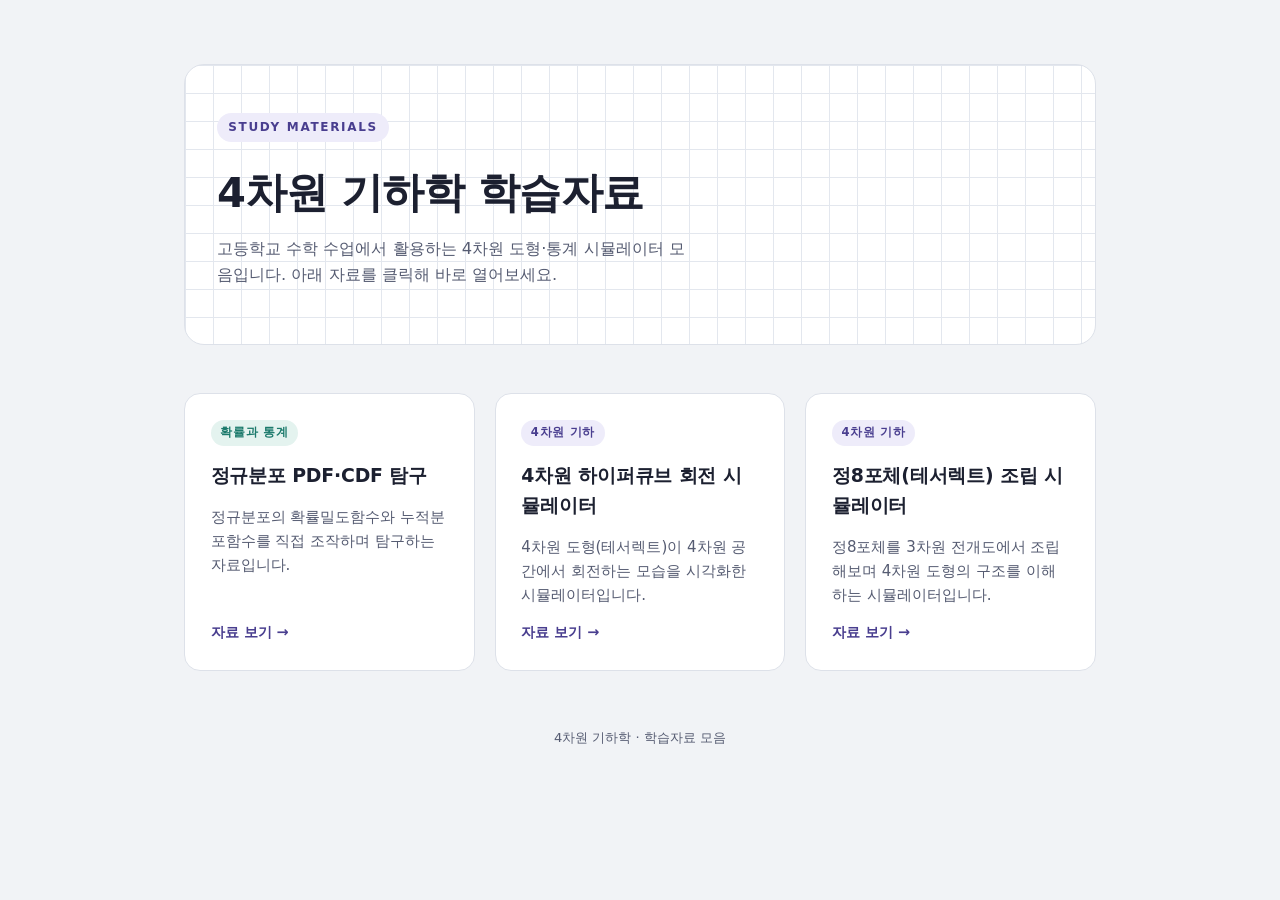
<file: index.html>
<!DOCTYPE html>
<html lang="ko">
<head>
<meta charset="UTF-8">
<meta name="viewport" content="width=device-width, initial-scale=1.0">
<title>4차원 기하학 학습자료</title>
<link rel="stylesheet" href="style.css">
</head>
<body>
  <div class="page">
    <header>
      <span class="eyebrow">Study Materials</span>
      <h1>4차원 기하학 학습자료</h1>
      <p>고등학교 수학 수업에서 활용하는 4차원 도형·통계 시뮬레이터 모음입니다. 아래 자료를 클릭해 바로 열어보세요.</p>
    </header>

    <div class="grid">
      <a class="card" href="normal-distribution.html">
        <span class="tag stat">확률과 통계</span>
        <h2>정규분포 PDF·CDF 탐구</h2>
        <p>정규분포의 확률밀도함수와 누적분포함수를 직접 조작하며 탐구하는 자료입니다.</p>
        <span class="go">자료 보기 →</span>
      </a>

      <a class="card" href="7월6일 하이퍼큐브_4차원_회전_시뮬레이터-챗지피티.html">
        <span class="tag geo">4차원 기하</span>
        <h2>4차원 하이퍼큐브 회전 시뮬레이터</h2>
        <p>4차원 도형(테서렉트)이 4차원 공간에서 회전하는 모습을 시각화한 시뮬레이터입니다.</p>
        <span class="go">자료 보기 →</span>
      </a>

      <a class="card" href="정8포체 조립 시뮬레이터4-제미나이.html">
        <span class="tag geo">4차원 기하</span>
        <h2>정8포체(테서렉트) 조립 시뮬레이터</h2>
        <p>정8포체를 3차원 전개도에서 조립해보며 4차원 도형의 구조를 이해하는 시뮬레이터입니다.</p>
        <span class="go">자료 보기 →</span>
      </a>
    </div>

    <footer>4차원 기하학 · 학습자료 모음</footer>
  </div>
</body>
</html>
</file>
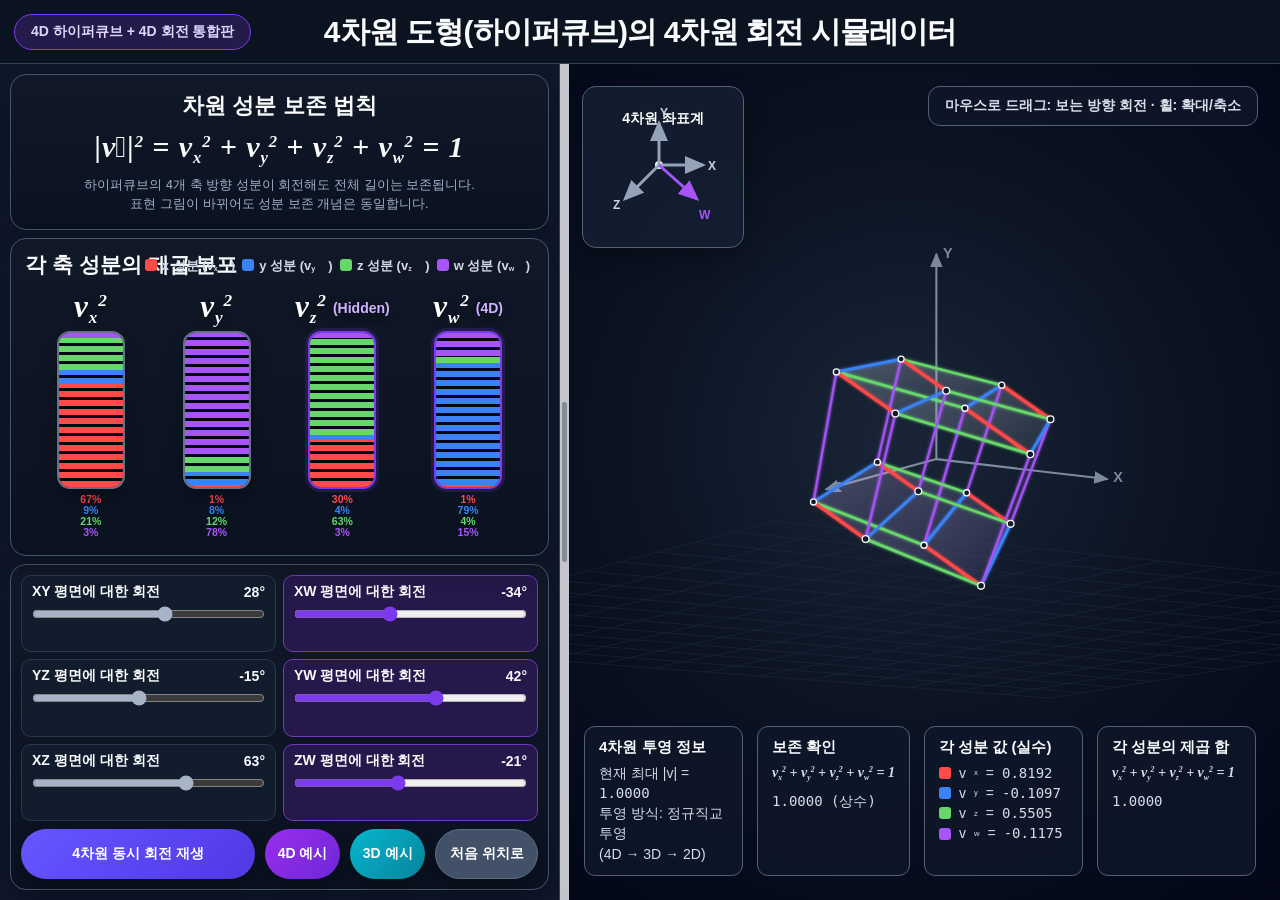
<file: 7월6일 하이퍼큐브_4차원_회전_시뮬레이터-챗지피티.html>
<!DOCTYPE html>
<html lang="ko">
<head>
<meta charset="UTF-8" />
<meta name="viewport" content="width=device-width, initial-scale=1.0" />
<title>4차원 도형(하이퍼큐브)의 4차원 회전 시뮬레이터</title>
<style>
:root{
  --bg:#0f172a; --deep:#020617; --panel:#111827; --line:#334155; --line2:#475569;
  --text:#f8fafc; --muted:#9fb0c8; --red:#ff4a4a; --blue:#3b82f6; --green:#67d76b; --purple:#a855f7; --purple2:#7c3aed; --cyan:#0ea5e9;
}
*{box-sizing:border-box}
html,body{margin:0;width:100%;height:100%;overflow:hidden;background:var(--bg);color:var(--text);font-family:Pretendard,"Noto Sans KR","Malgun Gothic",Arial,sans-serif}
body{display:flex;flex-direction:column}
header{height:64px;flex-shrink:0;background:#0b1220;border-bottom:1px solid var(--line);display:flex;align-items:center;justify-content:center;position:relative}
header h1{margin:0;font-size:30px;line-height:1;font-weight:900;letter-spacing:-0.03em}
.badge{position:absolute;left:14px;top:14px;padding:8px 16px;border-radius:999px;background:#241a4b;border:1px solid #7c3aed;color:#ded6ff;font-size:14px;font-weight:800}
main{flex:1;display:flex;min-height:0}
.left{width:41.5%;min-width:560px;max-width:820px;overflow:hidden;background:#0f172a;border-right:1px solid var(--line);padding:10px;display:flex;flex-direction:column;gap:8px}
.right{flex:1;position:relative;background:radial-gradient(circle at 48% 45%,#192537 0%,#0a1120 54%,#020617 100%);overflow:hidden}
.card{background:linear-gradient(180deg,rgba(17,24,39,.94),rgba(10,18,32,.94));border:1px solid var(--line2);border-radius:16px;box-shadow:0 10px 28px rgba(0,0,0,.22)}
.formulaCard{height:156px;padding:14px 18px;text-align:center;display:flex;flex-direction:column;justify-content:center}
.formulaTitle{font-size:22px;font-weight:900;margin-bottom:10px}
.math{font-family:Cambria,Georgia,"Times New Roman",serif;font-style:italic;font-weight:700}
.formula{font-size:30px;line-height:1.06;letter-spacing:.03em;white-space:nowrap}
.sub{font-size:.55em;vertical-align:-0.34em}.sup{font-size:.56em;vertical-align:.62em}
.formulaHint{font-size:13px;color:var(--muted);margin-top:10px;line-height:1.4}
.barsCard{height:318px;padding:12px 14px 10px;position:relative}
.sectionTitle{font-size:21px;font-weight:900;margin:0 0 6px}
.legend{position:absolute;right:18px;top:18px;color:#d2dae5;font-size:13px;font-weight:800}
.legend span{display:inline-block;width:12px;height:12px;border-radius:3px;margin-right:5px;vertical-align:-1px}
.bars{height:245px;display:grid;grid-template-columns:repeat(4,1fr);gap:18px;align-items:end;padding:0 12px}
.barGroup{height:100%;display:flex;flex-direction:column;align-items:center;justify-content:flex-end}
.barLabel{height:46px;display:flex;align-items:center;justify-content:center;gap:6px;color:white;text-shadow:0 2px 10px rgba(0,0,0,.55);white-space:nowrap;min-width:max-content}
.barSymbol{font-family:Cambria,Georgia,"Times New Roman",serif;font-style:italic;font-weight:700;font-size:31px;letter-spacing:.03em;line-height:1;display:inline-block;white-space:nowrap}
.smallTag{font-family:Pretendard,"Noto Sans KR","Malgun Gothic",Arial,sans-serif;font-style:normal;font-size:14px;font-weight:900;color:#d1b4ff;white-space:nowrap}
.barBox{height:158px;width:68px;border-radius:13px;background:#020617;border:2px solid #657284;overflow:hidden;position:relative;box-shadow:inset 0 0 0 1px rgba(255,255,255,.08),0 10px 18px rgba(0,0,0,.25)}
.barBox.hidden{border-color:#7c3aed;box-shadow:0 0 0 3px rgba(124,58,237,.18), inset 0 0 0 1px rgba(255,255,255,.08)}
.fillRed,.fillBlue,.fillGreen,.fillPurple{position:absolute;left:0;width:100%;transition:height .10s linear,bottom .10s linear}
.fillRed{background-image:repeating-linear-gradient(to top,var(--red) 0 6px,transparent 6px 9px)}
.fillBlue{background-image:repeating-linear-gradient(to top,var(--blue) 0 6px,transparent 6px 9px)}
.fillGreen{background-image:repeating-linear-gradient(to top,var(--green) 0 6px,transparent 6px 9px)}
.fillPurple{background-image:repeating-linear-gradient(to top,var(--purple) 0 6px,transparent 6px 9px)}
.valueQuad{height:42px;margin-top:5px;font-size:10.5px;font-weight:900;line-height:1.04;text-align:center}
.valueQuad .r{color:var(--red)} .valueQuad .b{color:var(--blue)} .valueQuad .g{color:var(--green)} .valueQuad .p{color:var(--purple)}
.controlsCard{flex:1;min-height:255px;padding:10px;display:flex;flex-direction:column;gap:8px}
.sliderGrid{display:grid;grid-template-columns:1fr 1fr;gap:7px;flex:1}
.sliderBox{min-height:58px;background:#111c2d;border:1px solid #28384e;border-radius:10px;padding:7px 10px}
.sliderBox.purple{background:#26184a;border-color:#713bbd}
.sliderHead{display:flex;justify-content:space-between;align-items:center;font-size:14px;font-weight:900;margin-bottom:6px}
input[type=range]{width:100%;margin:0;height:14px;accent-color:var(--purple2);cursor:pointer}
.sliderBox:not(.purple) input[type=range]{accent-color:#a7b4c8}
.buttons{height:50px;display:flex;gap:10px}
button{border:0;border-radius:999px;color:white;font-weight:900;font-size:14px;cursor:pointer;box-shadow:0 7px 18px rgba(0,0,0,.28);transition:transform .08s,filter .08s}
button:active{transform:scale(.97)}
.play{flex:1.55;background:linear-gradient(135deg,#6557ff,#5138e5)}
.ex4{flex:.44;background:linear-gradient(135deg,#9a2ee9,#6d28d9)}
.ex3{flex:.44;background:linear-gradient(135deg,#05b7cf,#07849c)}
.reset{flex:.62;background:#425167;border:1px solid #5b6c82}
#stage{position:absolute;inset:0;width:100%;height:100%}
.coordWidget{position:absolute;left:22px;top:22px;width:162px;height:162px;border-radius:14px;background:rgba(21,32,50,.82);border:1px solid #526177;box-shadow:0 10px 24px rgba(0,0,0,.28);display:flex;align-items:center;justify-content:center;z-index:3;backdrop-filter:blur(8px)}
.mouseNote{position:absolute;right:22px;top:22px;z-index:3;background:rgba(15,23,42,.82);border:1px solid #526177;border-radius:12px;padding:10px 16px;color:#d7dee8;font-size:14px;font-weight:800}
.infoGrid{position:absolute;left:24px;right:24px;bottom:24px;display:grid;grid-template-columns:1.08fr 1fr 1.08fr 1.08fr;gap:14px;z-index:3}
.infoBox{background:rgba(15,23,42,.84);border:1px solid #526177;border-radius:11px;padding:11px 14px;min-height:92px;backdrop-filter:blur(8px)}
.infoBox h3{margin:0 0 6px;font-size:15px;color:#f8fafc}
.infoBox div{font-size:14px;color:#d6dde8;line-height:1.45}
.infoFormula{font-family:Cambria,Georgia,"Times New Roman",serif;font-style:italic;font-size:21px;font-weight:700;color:#f8fafc;white-space:nowrap}
.mono{font-family:ui-monospace, SFMono-Regular, Menlo, Consolas, monospace}
.compLine{display:flex;align-items:center;gap:8px;font-size:14px;line-height:1.45}
.dot{display:inline-block;width:12px;height:12px;border-radius:3px;flex:0 0 auto}
.divider{position:absolute;left:0;top:0;bottom:0;width:9px;background:#e5e7eb;opacity:.85;z-index:4;box-shadow:0 0 0 1px rgba(0,0,0,.1)}
.divider:after{content:"";position:absolute;left:2px;top:50%;width:5px;height:160px;transform:translateY(-50%);border-radius:8px;background:#9ca3af}
@media(max-width:1260px){
  html,body{overflow:auto}
  main{flex-direction:column}
  .left{width:100%;min-width:0;max-width:none}
  .right{height:820px;flex:none}
  .divider{display:none}
}
</style>
</head>
<body>
<header>
  <div class="badge">4D 하이퍼큐브 + 4D 회전 통합판</div>
  <h1>4차원 도형(하이퍼큐브)의 4차원 회전 시뮬레이터</h1>
</header>

<main>
  <section class="left">
    <div class="card formulaCard">
      <div class="formulaTitle">차원 성분 보존 법칙</div>
      <div class="formula math">
        |v⃗|<span class="sup">2</span> = v<span class="sub">x</span><span class="sup">2</span> + v<span class="sub">y</span><span class="sup">2</span> + v<span class="sub">z</span><span class="sup">2</span> + v<span class="sub">w</span><span class="sup">2</span> = 1
      </div>
      <div class="formulaHint">하이퍼큐브의 4개 축 방향 성분이 회전해도 전체 길이는 보존됩니다.<br>표현 그림이 바뀌어도 성분 보존 개념은 동일합니다.</div>
    </div>

    <div class="card barsCard">
      <h2 class="sectionTitle">각 축 성분의 제곱 분포</h2>
      <div class="legend">
        <span style="background:var(--red)"></span>x 성분 (v<span class="sub">x</span>)&nbsp;
        <span style="background:var(--blue)"></span>y 성분 (v<span class="sub">y</span>)&nbsp;
        <span style="background:var(--green)"></span>z 성분 (v<span class="sub">z</span>)&nbsp;
        <span style="background:var(--purple)"></span>w 성분 (v<span class="sub">w</span>)
      </div>
      <div class="bars">
        <div class="barGroup">
          <div class="barLabel"><span class="barSymbol">v<span class="sub">x</span><span class="sup">2</span></span></div>
          <div class="barBox"><div id="xR" class="fillRed"></div><div id="xB" class="fillBlue"></div><div id="xG" class="fillGreen"></div><div id="xP" class="fillPurple"></div></div>
          <div class="valueQuad"><div id="xRT" class="r">0%</div><div id="xBT" class="b">0%</div><div id="xGT" class="g">0%</div><div id="xPT" class="p">0%</div></div>
        </div>
        <div class="barGroup">
          <div class="barLabel"><span class="barSymbol">v<span class="sub">y</span><span class="sup">2</span></span></div>
          <div class="barBox"><div id="yR" class="fillRed"></div><div id="yB" class="fillBlue"></div><div id="yG" class="fillGreen"></div><div id="yP" class="fillPurple"></div></div>
          <div class="valueQuad"><div id="yRT" class="r">0%</div><div id="yBT" class="b">0%</div><div id="yGT" class="g">0%</div><div id="yPT" class="p">0%</div></div>
        </div>
        <div class="barGroup">
          <div class="barLabel"><span class="barSymbol">v<span class="sub">z</span><span class="sup">2</span></span><span class="smallTag">(Hidden)</span></div>
          <div class="barBox hidden"><div id="zR" class="fillRed"></div><div id="zB" class="fillBlue"></div><div id="zG" class="fillGreen"></div><div id="zP" class="fillPurple"></div></div>
          <div class="valueQuad"><div id="zRT" class="r">0%</div><div id="zBT" class="b">0%</div><div id="zGT" class="g">0%</div><div id="zPT" class="p">0%</div></div>
        </div>
        <div class="barGroup">
          <div class="barLabel"><span class="barSymbol">v<span class="sub">w</span><span class="sup">2</span></span><span class="smallTag">(4D)</span></div>
          <div class="barBox hidden"><div id="wR" class="fillRed"></div><div id="wB" class="fillBlue"></div><div id="wG" class="fillGreen"></div><div id="wP" class="fillPurple"></div></div>
          <div class="valueQuad"><div id="wRT" class="r">0%</div><div id="wBT" class="b">0%</div><div id="wGT" class="g">0%</div><div id="wPT" class="p">0%</div></div>
        </div>
      </div>
    </div>

    <div class="card controlsCard">
      <div class="sliderGrid">
        <div class="sliderBox">
          <div class="sliderHead"><span>XY 평면에 대한 회전</span><span id="xyVal">0°</span></div>
          <input id="xy" type="range" min="-180" max="180" step="0.1" value="28">
        </div>
        <div class="sliderBox purple">
          <div class="sliderHead"><span>XW 평면에 대한 회전</span><span id="xwVal">0°</span></div>
          <input id="xw" type="range" min="-180" max="180" step="0.1" value="-34">
        </div>
        <div class="sliderBox">
          <div class="sliderHead"><span>YZ 평면에 대한 회전</span><span id="yzVal">0°</span></div>
          <input id="yz" type="range" min="-180" max="180" step="0.1" value="-15">
        </div>
        <div class="sliderBox purple">
          <div class="sliderHead"><span>YW 평면에 대한 회전</span><span id="ywVal">0°</span></div>
          <input id="yw" type="range" min="-180" max="180" step="0.1" value="42">
        </div>
        <div class="sliderBox">
          <div class="sliderHead"><span>XZ 평면에 대한 회전</span><span id="xzVal">0°</span></div>
          <input id="xz" type="range" min="-180" max="180" step="0.1" value="63">
        </div>
        <div class="sliderBox purple">
          <div class="sliderHead"><span>ZW 평면에 대한 회전</span><span id="zwVal">0°</span></div>
          <input id="zw" type="range" min="-180" max="180" step="0.1" value="-21">
        </div>
      </div>
      <div class="buttons">
        <button id="play" class="play">4차원 동시 회전 재생</button>
        <button id="ex4" class="ex4">4D 예시</button>
        <button id="ex3" class="ex3">3D 예시</button>
        <button id="reset" class="reset">처음 위치로</button>
      </div>
    </div>
  </section>

  <section class="right">
    <div class="divider"></div>
    <div class="coordWidget card">
      <svg width="120" height="120" viewBox="0 0 120 120">
        <text x="60" y="16" fill="#ffffff" font-size="14" font-weight="900" text-anchor="middle">4차원 좌표계</text>
        <circle cx="56" cy="58" r="4" fill="#f8fafc"/>
        <line x1="56" y1="58" x2="56" y2="16" stroke="#94a3b8" stroke-width="3" marker-end="url(#axisArrowMini)"/>
        <line x1="56" y1="58" x2="100" y2="58" stroke="#94a3b8" stroke-width="3" marker-end="url(#axisArrowMini)"/>
        <line x1="56" y1="58" x2="22" y2="92" stroke="#94a3b8" stroke-width="3" marker-end="url(#axisArrowMini)"/>
        <line x1="56" y1="58" x2="94" y2="92" stroke="#a855f7" stroke-width="3" marker-end="url(#axisArrowMiniPurple)"/>
        <defs>
          <marker id="axisArrowMini" markerWidth="8" markerHeight="8" refX="6" refY="3" orient="auto"><path d="M0,0 L0,6 L7,3 z" fill="#94a3b8"/></marker>
          <marker id="axisArrowMiniPurple" markerWidth="8" markerHeight="8" refX="6" refY="3" orient="auto"><path d="M0,0 L0,6 L7,3 z" fill="#a855f7"/></marker>
        </defs>
        <text x="57" y="10" fill="#cbd5e1" font-size="12" font-weight="900">Y</text>
        <text x="105" y="63" fill="#cbd5e1" font-size="12" font-weight="900">X</text>
        <text x="10" y="102" fill="#cbd5e1" font-size="12" font-weight="900">Z</text>
        <text x="96" y="112" fill="#a855f7" font-size="12" font-weight="900">W</text>
      </svg>
    </div>
    <div class="mouseNote">마우스로 드래그: 보는 방향 회전 · 휠: 확대/축소</div>

    <svg id="stage" viewBox="0 0 1100 760" preserveAspectRatio="xMidYMid meet">
      <defs>
        <marker id="axisArrow" markerWidth="8" markerHeight="8" refX="6" refY="3" orient="auto"><path d="M0,0 L0,6 L7,3 z" fill="#94a3b8"/></marker>
        <filter id="glow" x="-60%" y="-60%" width="220%" height="220%">
          <feGaussianBlur stdDeviation="2.8" result="blur"/>
          <feMerge><feMergeNode in="blur"/><feMergeNode in="SourceGraphic"/></feMerge>
        </filter>
        <linearGradient id="faceGradOuter" x1="0" x2="1" y1="0" y2="1">
          <stop offset="0%" stop-color="#cbd5e1" stop-opacity=".18"/>
          <stop offset="100%" stop-color="#94a3b8" stop-opacity=".06"/>
        </linearGradient>
        <linearGradient id="faceGradInner" x1="0" x2="1" y1="0" y2="1">
          <stop offset="0%" stop-color="#e9d5ff" stop-opacity=".14"/>
          <stop offset="100%" stop-color="#a78bfa" stop-opacity=".05"/>
        </linearGradient>
      </defs>
      <g id="grid" stroke="#233044" stroke-width="1" opacity=".70"></g>
      <g id="axes" stroke-width="3.2" stroke-linecap="round" opacity=".82"></g>
      <g id="cubeFaces"></g>
      <g id="cubeEdges" filter="url(#glow)"></g>
      <g id="nodes"></g>
    </svg>

    <div class="infoGrid">
      <div class="infoBox">
        <h3>4차원 투영 정보</h3>
        <div>현재 최대 |v| = <span id="normText" class="mono">1.0000</span><br>투영 방식: 정규직교 투영<br>(4D → 3D → 2D)</div>
      </div>
      <div class="infoBox">
        <h3>보존 확인</h3>
        <div class="infoFormula">v<span class="sub">x</span><span class="sup">2</span> + v<span class="sub">y</span><span class="sup">2</span> + v<span class="sub">z</span><span class="sup">2</span> + v<span class="sub">w</span><span class="sup">2</span> = 1</div>
        <div id="normCheck" class="mono" style="margin-top:8px">1.0000 (상수)</div>
      </div>
      <div class="infoBox">
        <h3>각 성분 값 (실수)</h3>
        <div class="compLine"><span class="dot" style="background:var(--red)"></span>v<span class="sub">x</span> = <span id="vxText" class="mono"></span></div>
        <div class="compLine"><span class="dot" style="background:var(--blue)"></span>v<span class="sub">y</span> = <span id="vyText" class="mono"></span></div>
        <div class="compLine"><span class="dot" style="background:var(--green)"></span>v<span class="sub">z</span> = <span id="vzText" class="mono"></span></div>
        <div class="compLine"><span class="dot" style="background:var(--purple)"></span>v<span class="sub">w</span> = <span id="vwText" class="mono"></span></div>
      </div>
      <div class="infoBox">
        <h3>각 성분의 제곱 합</h3>
        <div class="infoFormula">v<span class="sub">x</span><span class="sup">2</span> + v<span class="sub">y</span><span class="sup">2</span> + v<span class="sub">z</span><span class="sup">2</span> + v<span class="sub">w</span><span class="sup">2</span> = 1</div>
        <div id="sumSquares" class="mono" style="margin-top:8px">1.0000</div>
      </div>
    </div>
  </section>
</main>

<script>
const $ = id => document.getElementById(id);
const sliders = {xy:$('xy'), yz:$('yz'), xz:$('xz'), xw:$('xw'), yw:$('yw'), zw:$('zw')};
const vals = {xy:$('xyVal'), yz:$('yzVal'), xz:$('xzVal'), xw:$('xwVal'), yw:$('ywVal'), zw:$('zwVal')};
let yaw=-0.58, pitch=0.18, zoom=1.0, playing=false, playElapsed=0, playStartTimestamp=null;
const initialState = {xy:0, yz:0, xz:0, xw:0, yw:0, zw:0};
const startState = {xy:28, yz:-15, xz:63, xw:-34, yw:42, zw:-21};

const baseVerts = [];
for(const sx of [-1,1]) for(const sy of [-1,1]) for(const sz of [-1,1]) for(const sw of [-1,1]) baseVerts.push([sx,sy,sz,sw]);
const edges = [];
for(let i=0;i<baseVerts.length;i++){
  for(let j=i+1;j<baseVerts.length;j++){
    let diff=0, dim=-1;
    for(let k=0;k<4;k++){ if(baseVerts[i][k]!==baseVerts[j][k]){ diff++; dim=k; } }
    if(diff===1) edges.push([i,j,dim]);
  }
}
function vid(x,y,z,w){ return baseVerts.findIndex(v=>v[0]===x && v[1]===y && v[2]===z && v[3]===w); }
const cubeFaces = [];
for(const w of [-1,1]){
  for(const x of [-1,1]) cubeFaces.push([vid(x,-1,-1,w), vid(x,1,-1,w), vid(x,1,1,w), vid(x,-1,1,w), w]);
  for(const y of [-1,1]) cubeFaces.push([vid(-1,y,-1,w), vid(1,y,-1,w), vid(1,y,1,w), vid(-1,y,1,w), w]);
  for(const z of [-1,1]) cubeFaces.push([vid(-1,-1,z,w), vid(1,-1,z,w), vid(1,1,z,w), vid(-1,1,z,w), w]);
}
function normalize(v){ const n=Math.hypot(...v)||1; return v.map(x=>x/n); }
function deg2rad(d){ return d*Math.PI/180; }
function rotatePair(v,i,j,deg){ const t=deg2rad(deg), c=Math.cos(t), s=Math.sin(t); const a=v[i], b=v[j]; v[i]=a*c-b*s; v[j]=a*s+b*c; return v; }
function transform4(v0){
  let v=v0.slice();
  rotatePair(v,2,3,+sliders.xy.value); // XY 평면에 대한 회전: z,w
  rotatePair(v,0,3,+sliders.yz.value); // YZ 평면에 대한 회전: x,w
  rotatePair(v,1,3,+sliders.xz.value); // XZ 평면에 대한 회전: y,w
  rotatePair(v,1,2,+sliders.xw.value); // XW 평면에 대한 회전: y,z
  rotatePair(v,0,2,+sliders.yw.value); // YW 평면에 대한 회전: x,z
  rotatePair(v,0,1,+sliders.zw.value); // ZW 평면에 대한 회전: x,y
  return v;
}
function view3(p){
  const [x,y,z]=p;
  const cy=Math.cos(yaw), sy=Math.sin(yaw);
  let x1 = x*cy + z*sy;
  let z1 = -x*sy + z*cy;
  const cp=Math.cos(pitch), sp=Math.sin(pitch);
  let y1 = y*cp - z1*sp;
  let z2 = y*sp + z1*cp;
  return [x1,y1,z2];
}
function project3(v){
  const [x,y,z,w]=v;
  const wScale = 1/(1+0.18*(w+1.2));
  const x2 = x*wScale, y2 = y*wScale, z2 = z*wScale;
  const [vx,vy,vz]=view3([x2,y2,z2]);
  const scale=122*zoom;
  const f = 9/(9+vz*0.20);
  return {x:575+vx*scale*f, y:345-vy*scale*f, z:vz, w:w, f};
}
function pstr(points){ return points.map(p=>`${p.x.toFixed(1)},${p.y.toFixed(1)}`).join(' '); }
function centroid(face, pts){ let x=0,y=0,z=0; for(let k=0;k<4;k++){x+=pts[face[k]].x; y+=pts[face[k]].y; z+=pts[face[k]].z;} return {x:x/4,y:y/4,z:z/4}; }
function drawGridAndAxes(){
  const grid=$('grid'); grid.innerHTML='';
  const size=7, yFloor=-2.55;
  for(let i=-size;i<=size;i++){
    let a=project3([i,yFloor,-size,0]), b=project3([i,yFloor,size,0]);
    let l=document.createElementNS("http://www.w3.org/2000/svg",'line');
    l.setAttribute('x1',a.x); l.setAttribute('y1',a.y); l.setAttribute('x2',b.x); l.setAttribute('y2',b.y); grid.appendChild(l);
    a=project3([-size,yFloor,i,0]); b=project3([size,yFloor,i,0]);
    l=document.createElementNS("http://www.w3.org/2000/svg",'line');
    l.setAttribute('x1',a.x); l.setAttribute('y1',a.y); l.setAttribute('x2',b.x); l.setAttribute('y2',b.y); grid.appendChild(l);
  }
  const axes=$('axes'); axes.innerHTML='';
  const origin=project3([0,0,0,0]);
  const axisData=[{p:[3.2,0,0,0], label:'X'},{p:[0,3.2,0,0], label:'Y'},{p:[0,0,3.2,0], label:'Z'}];
  for(const a of axisData){
    const q=project3(a.p);
    const line=document.createElementNS("http://www.w3.org/2000/svg",'line');
    line.setAttribute('x1',origin.x); line.setAttribute('y1',origin.y); line.setAttribute('x2',q.x); line.setAttribute('y2',q.y);
    line.setAttribute('stroke','#94a3b8'); line.setAttribute('marker-end','url(#axisArrow)'); axes.appendChild(line);
    const txt=document.createElementNS("http://www.w3.org/2000/svg",'text');
    txt.setAttribute('x',q.x+10); txt.setAttribute('y',q.y+5); txt.setAttribute('fill','#94a3b8'); txt.setAttribute('font-size','22'); txt.setAttribute('font-weight','900'); txt.textContent=a.label; axes.appendChild(txt);
  }
}
function edgeColor(dim){ return ['#ff4a4a','#3b82f6','#67d76b','#a855f7'][dim]; }
function updateBars(e1,e2,e3,e4){
  const basis=[e1,e2,e3,e4];
  const axes=['x','y','z','w'];
  for(let a=0;a<4;a++){
    const id=axes[a];
    const parts=basis.map(v=>Math.max(0,Math.min(100,v[a]*v[a]*100)));
    const divs=[$(id+'R'),$(id+'B'),$(id+'G'),$(id+'P')];
    const txts=[$(id+'RT'),$(id+'BT'),$(id+'GT'),$(id+'PT')];
    let bottom=0;
    for(let k=0;k<4;k++){
      divs[k].style.height=parts[k]+'%';
      divs[k].style.bottom=bottom+'%';
      txts[k].textContent=Math.round(parts[k])+'%';
      bottom += parts[k];
    }
  }
}
function update(){
  for(const k of Object.keys(sliders)) vals[k].textContent = Math.round(+sliders[k].value)+'°';
  drawGridAndAxes();
  const verts4=baseVerts.map(transform4);
  const pts=verts4.map(project3);
  const facesGroup=$('cubeFaces'); facesGroup.innerHTML='';
  const sortedFaces=cubeFaces.map((f,idx)=>({f,c:centroid(f,pts),w:f[4],idx})).sort((a,b)=>(a.c.z-b.c.z) || (a.idx-b.idx));
  for(const item of sortedFaces){
    const poly=document.createElementNS("http://www.w3.org/2000/svg",'polygon');
    poly.setAttribute('points', pstr(item.f.slice(0,4).map(i=>pts[i])));
    poly.setAttribute('fill', item.w<0 ? 'url(#faceGradOuter)' : 'url(#faceGradInner)');
    poly.setAttribute('stroke','rgba(255,255,255,.18)');
    poly.setAttribute('stroke-width','1.0');
    facesGroup.appendChild(poly);
  }
  const edgeGroup=$('cubeEdges'); edgeGroup.innerHTML='';
  const sortedEdges=edges.map(([i,j,dim],idx)=>({i,j,dim,z:(pts[i].z+pts[j].z)/2,w:(pts[i].w+pts[j].w)/2,idx})).sort((a,b)=>(a.z-b.z) || (a.idx-b.idx));
  for(const e of sortedEdges){
    const l=document.createElementNS("http://www.w3.org/2000/svg",'line');
    l.setAttribute('x1',pts[e.i].x); l.setAttribute('y1',pts[e.i].y); l.setAttribute('x2',pts[e.j].x); l.setAttribute('y2',pts[e.j].y);
    l.setAttribute('stroke',edgeColor(e.dim));
    let sw = e.dim===0?5.0:(e.dim===1?4.4:(e.dim===2?4.2:3.6));
    if(e.w>0.4) sw*=0.94;
    l.setAttribute('stroke-width', sw.toFixed(1));
    l.setAttribute('stroke-linecap','round');
    if(e.dim===3) l.setAttribute('stroke-opacity','.95');
    edgeGroup.appendChild(l);
  }
  const nodes=$('nodes'); nodes.innerHTML='';
  const nodeList=pts.map((p,i)=>({p,z:p.z,i})).sort((a,b)=>a.z-b.z);
  for(const n of nodeList){
    const c=document.createElementNS("http://www.w3.org/2000/svg",'circle');
    c.setAttribute('cx',n.p.x); c.setAttribute('cy',n.p.y); c.setAttribute('r',n.p.z>0?5.2:4.6);
    c.setAttribute('fill','#111827'); c.setAttribute('stroke','#f8fafc'); c.setAttribute('stroke-width','2');
    nodes.appendChild(c);
  }
  const e1=transform4([1,0,0,0]), e2=transform4([0,1,0,0]), e3=transform4([0,0,1,0]), e4=transform4([0,0,0,1]);
  updateBars(e1,e2,e3,e4);
  const v = normalize(e1);
  $('vxText').textContent = v[0].toFixed(4);
  $('vyText').textContent = v[1].toFixed(4);
  $('vzText').textContent = v[2].toFixed(4);
  $('vwText').textContent = v[3].toFixed(4);
  const sum = v.reduce((s,a)=>s+a*a,0);
  $('normText').textContent = Math.sqrt(sum).toFixed(4);
  $('normCheck').textContent = sum.toFixed(4) + ' (상수)';
  $('sumSquares').textContent = sum.toFixed(4);
}
function setValues(obj){ for(const k of Object.keys(sliders)) if(obj[k]!==undefined) sliders[k].value=obj[k]; update(); }
Object.values(sliders).forEach(s=>s.addEventListener('input',()=>{playing=false; playStartTimestamp=null; playElapsed=0; $('play').textContent='4차원 동시 회전 재생'; update();}));
$('reset').addEventListener('click',()=>{playing=false; playStartTimestamp=null; playElapsed=0; $('play').textContent='4차원 동시 회전 재생'; setValues(initialState);});
$('ex4').addEventListener('click',()=>{playing=false; playStartTimestamp=null; playElapsed=0; $('play').textContent='4차원 동시 회전 재생'; setValues(startState);});
$('ex3').addEventListener('click',()=>{playing=false; playStartTimestamp=null; playElapsed=0; $('play').textContent='4차원 동시 회전 재생'; setValues({xy:0,yz:0,xz:0,xw:35,yw:20,zw:28});});
$('play').addEventListener('click',()=>{
  if(playing){
    playing=false;
    $('play').textContent='4차원 동시 회전 재생';
    return;
  }
  playing=true;
  playStartTimestamp=null; // animate 첫 프레임에서 현재 시각을 기준으로 잡되, playElapsed는 유지합니다.
  $('play').textContent='일시정지';
  requestAnimationFrame(animate);
});
function animate(t){
  if(!playing) return;
  if(playStartTimestamp===null) playStartTimestamp=t;
  const currentElapsed = playElapsed + (t - playStartTimestamp);
  const s=currentElapsed/1000;
  setValues({
    xy:34*Math.sin(s*0.18),
    yz:22*Math.sin(s*0.13 + 1.20),
    xz:44*Math.sin(s*0.15 + 0.70),
    xw:30*Math.sin(s*0.16 + 2.10),
    yw:38*Math.sin(s*0.12 + 1.00),
    zw:20*Math.sin(s*0.14 + 0.40)
  });
  playElapsed = currentElapsed;        // 현재 화면의 재생 위치를 계속 저장합니다.
  playStartTimestamp = t;              // 다음 프레임에서는 직전 프레임 이후 시간만 더합니다.
  requestAnimationFrame(animate);
}
let dragging=false,lastX=0,lastY=0;
const right=document.querySelector('.right');
right.addEventListener('pointerdown',e=>{dragging=true; lastX=e.clientX; lastY=e.clientY; right.setPointerCapture(e.pointerId);});
right.addEventListener('pointermove',e=>{ if(!dragging) return; const dx=e.clientX-lastX, dy=e.clientY-lastY; lastX=e.clientX; lastY=e.clientY; yaw += dx*0.006; pitch += dy*0.006; pitch=Math.max(-1.12,Math.min(1.12,pitch)); update(); });
right.addEventListener('pointerup',()=>dragging=false);
right.addEventListener('pointercancel',()=>dragging=false);
right.addEventListener('wheel',e=>{ e.preventDefault(); zoom*=e.deltaY>0 ? 0.92 : 1.08; zoom=Math.max(0.58,Math.min(1.9,zoom)); update(); },{passive:false});
setValues(startState);
</script>
</body>
</html>
</file>
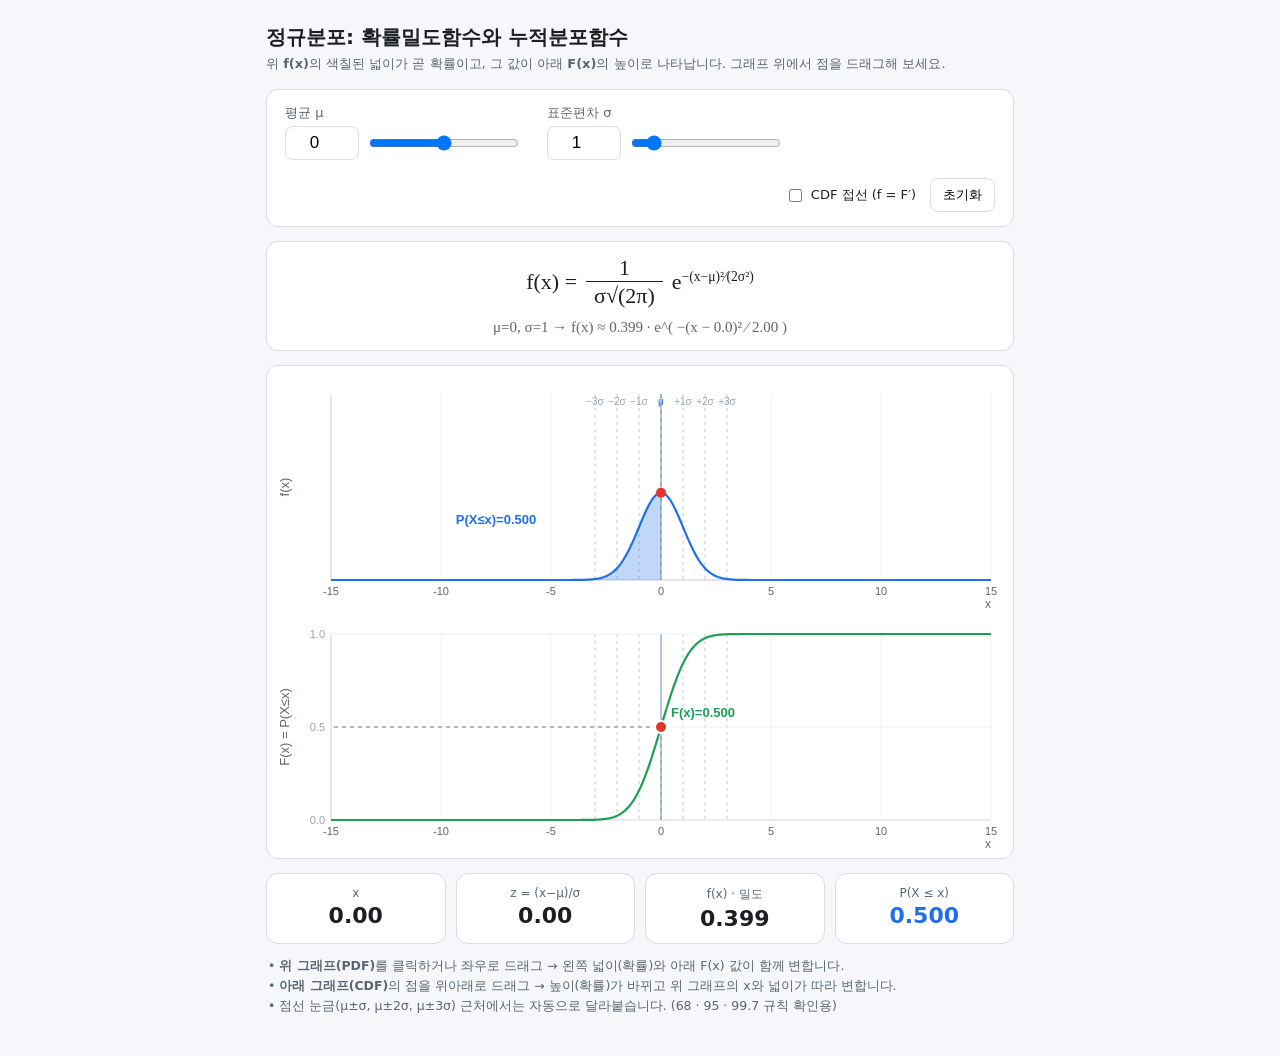
<file: normal-distribution.html>
<!DOCTYPE html>
<html lang="ko">
<head>
<meta charset="UTF-8">
<meta name="viewport" content="width=device-width, initial-scale=1.0">
<title>정규분포 PDF · CDF 탐구</title>
<style>
  :root{
    --pdf:#1f6feb; --pdf-fill:rgba(31,111,235,.28);
    --cdf:#1f9d55; --point:#e3342f; --guide:#9aa4ad;
    --ink:#1b1f24; --muted:#5b6670; --line:#d7dde3; --bg:#f5f7fa;
  }
  *{box-sizing:border-box;}
  body{
    margin:0; background:var(--bg); color:var(--ink);
    font-family:"Pretendard","Malgun Gothic","맑은 고딕",system-ui,sans-serif;
    -webkit-text-size-adjust:100%;
  }
  .wrap{max-width:780px; margin:0 auto; padding:18px 16px 40px;}
  h1{font-size:20px; margin:6px 0 4px;}
  .sub{color:var(--muted); font-size:13px; margin:0 0 16px;}
  .controls{
    display:flex; flex-wrap:wrap; gap:18px 26px; align-items:center;
    background:#fff; border:1px solid var(--line); border-radius:12px;
    padding:14px 18px; margin-bottom:14px;
  }
  .ctrl{display:flex; flex-direction:column; gap:4px;}
  .ctrl label{font-size:13px; color:var(--muted);}
  .ctrl .row{display:flex; align-items:center; gap:8px;}
  .ctrl input[type=number]{
    width:74px; font-size:17px; padding:6px 8px; text-align:center;
    border:1px solid var(--line); border-radius:8px;
  }
  .ctrl input[type=range]{width:150px;}
  .opts{margin-left:auto; display:flex; gap:14px; align-items:center;}
  .opts label{font-size:13px; display:flex; gap:6px; align-items:center; cursor:pointer;}
  button.reset{
    font-size:13px; padding:7px 12px; border:1px solid var(--line);
    background:#fff; border-radius:8px; cursor:pointer;
  }
  button.reset:hover{background:#eef1f5;}
  .formula{
    background:#fff; border:1px solid var(--line); border-radius:12px;
    padding:14px 18px; margin-bottom:14px; text-align:center;
    font-family:"Cambria Math","Times New Roman",serif;
  }
  .formula .main{
    font-size:22px; display:inline-flex; align-items:center; gap:9px;
    flex-wrap:wrap; justify-content:center;
  }
  .frac{display:inline-flex; flex-direction:column; text-align:center; vertical-align:middle; line-height:1.12;}
  .frac .num{border-bottom:1.5px solid var(--ink); padding:0 8px;}
  .frac .den{padding:2px 8px 0;}
  .formula sup{font-size:.62em;}
  .formula .vals{margin-top:11px; font-size:15px; color:var(--muted); font-variant-numeric:tabular-nums;}
  .charts{
    background:#fff; border:1px solid var(--line); border-radius:12px;
    padding:8px 6px 4px; margin-bottom:14px;
  }
  canvas{width:100%; display:block; touch-action:none; cursor:crosshair;}
  .read{
    display:grid; grid-template-columns:repeat(4,1fr); gap:10px;
  }
  .card{
    background:#fff; border:1px solid var(--line); border-radius:12px;
    padding:12px 14px; text-align:center;
  }
  .card .k{font-size:12px; color:var(--muted);}
  .card .v{font-size:22px; font-weight:700; margin-top:3px; font-variant-numeric:tabular-nums;}
  .card.prob .v{color:var(--pdf);}
  .hint{font-size:12.5px; color:var(--muted); margin:12px 2px 0; line-height:1.6;}
  @media(max-width:540px){
    .read{grid-template-columns:repeat(2,1fr);}
    .opts{margin-left:0; width:100%;}
  }
</style>
</head>
<body>
<div class="wrap">
  <h1>정규분포: 확률밀도함수와 누적분포함수</h1>
  <p class="sub">위 <b>f(x)</b>의 색칠된 넓이가 곧 확률이고, 그 값이 아래 <b>F(x)</b>의 높이로 나타납니다. 그래프 위에서 점을 드래그해 보세요.</p>

  <div class="controls">
    <div class="ctrl">
      <label>평균 μ</label>
      <div class="row">
        <input id="muNum" type="number" value="0" step="0.5">
        <input id="muRange" type="range" min="-10" max="10" value="0" step="0.5">
      </div>
    </div>
    <div class="ctrl">
      <label>표준편차 σ</label>
      <div class="row">
        <input id="sgNum" type="number" value="1" step="0.1" min="0.5">
        <input id="sgRange" type="range" min="0.5" max="5" value="1" step="0.1">
      </div>
    </div>
    <div class="opts">
      <label><input id="tangent" type="checkbox"> CDF 접선 (f = F′)</label>
      <button class="reset" id="reset">초기화</button>
    </div>
  </div>

  <div class="formula">
    <div class="main">
      <span>f(x) =</span>
      <span class="frac"><span class="num">1</span><span class="den">σ√(2π)</span></span>
      <span>e<sup>−(x−μ)²⁄(2σ²)</sup></span>
    </div>
    <div class="vals" id="formulaVals"></div>
  </div>

  <div class="charts">
    <canvas id="pdf"></canvas>
    <canvas id="cdf"></canvas>
  </div>

  <div class="read">
    <div class="card"><div class="k">x</div><div class="v" id="vx">0.00</div></div>
    <div class="card"><div class="k">z = (x−μ)/σ</div><div class="v" id="vz">0.00</div></div>
    <div class="card"><div class="k">f(x) · 밀도</div><div class="v" id="vf">0.399</div></div>
    <div class="card prob"><div class="k">P(X ≤ x)</div><div class="v" id="vp">0.500</div></div>
  </div>

  <p class="hint">
    • <b>위 그래프(PDF)</b>를 클릭하거나 좌우로 드래그 → 왼쪽 넓이(확률)와 아래 F(x) 값이 함께 변합니다.<br>
    • <b>아래 그래프(CDF)</b>의 점을 위아래로 드래그 → 높이(확률)가 바뀌고 위 그래프의 x와 넓이가 따라 변합니다.<br>
    • 점선 눈금(μ±σ, μ±2σ, μ±3σ) 근처에서는 자동으로 달라붙습니다. (68 · 95 · 99.7 규칙 확인용)
  </p>
</div>

<script>
"use strict";

/* ---------- 수학 ---------- */
const SQRT2PI = Math.sqrt(2*Math.PI);
function normPDF(x, mu, s){ const z=(x-mu)/s; return Math.exp(-0.5*z*z)/(s*SQRT2PI); }
function erf(x){
  const sign = x<0 ? -1 : 1; x = Math.abs(x);
  const t = 1/(1+0.3275911*x);
  const y = 1 - (((((1.061405429*t - 1.453152027)*t) + 1.421413741)*t - 0.284496736)*t + 0.254829592)*t*Math.exp(-x*x);
  return sign*y;
}
function normCDF(x, mu, s){ return 0.5*(1 + erf((x-mu)/(s*Math.SQRT2))); }
// 표준정규 역함수 (Acklam) → 분위수
function normInvStd(p){
  const a=[-3.969683028665376e+01,2.209460984245205e+02,-2.759285104469687e+02,1.383577518672690e+02,-3.066479806614716e+01,2.506628277459239e+00];
  const b=[-5.447609879822406e+01,1.615858368580409e+02,-1.556989798598866e+02,6.680131188771972e+01,-1.328068155288572e+01];
  const c=[-7.784894002430293e-03,-3.223964580411365e-01,-2.400758277161838e+00,-2.549732539343734e+00,4.374664141464968e+00,2.938163982698783e+00];
  const d=[7.784695709041462e-03,3.224671290700398e-01,2.445134137142996e+00,3.754408661907416e+00];
  const plow=0.02425, phigh=1-plow; let q,r;
  if(p<plow){ q=Math.sqrt(-2*Math.log(p)); return (((((c[0]*q+c[1])*q+c[2])*q+c[3])*q+c[4])*q+c[5])/((((d[0]*q+d[1])*q+d[2])*q+d[3])*q+1); }
  if(p<=phigh){ q=p-0.5; r=q*q; return (((((a[0]*r+a[1])*r+a[2])*r+a[3])*r+a[4])*r+a[5])*q/(((((b[0]*r+b[1])*r+b[2])*r+b[3])*r+b[4])*r+1); }
  q=Math.sqrt(-2*Math.log(1-p)); return -(((((c[0]*q+c[1])*q+c[2])*q+c[3])*q+c[4])*q+c[5])/((((d[0]*q+d[1])*q+d[2])*q+d[3])*q+1);
}
function quantile(p, mu, s){ return mu + s*normInvStd(p); }
const clamp=(v,a,b)=>Math.max(a,Math.min(b,v));

/* ---------- 상태 ---------- */
const state = { mu:0, sigma:1, x:0 };

/* ---------- 캔버스 ---------- */
const pdfC=document.getElementById('pdf'), cdfC=document.getElementById('cdf');
const pdfX=pdfC.getContext('2d'), cdfX=cdfC.getContext('2d');
let pdfGeo=null, cdfGeo=null;
const M={L:58,R:16,T:20,B:34};
const CH=240; // 각 캔버스 css 높이
// 고정 좌표축: 0을 가운데로 x·y 범위를 고정 → 곡선의 위치·형태 변화만 보이게
const XMIN=-15, XMAX=15, X_STEP=5, PDF_YMAX=0.85;

function fit(c){
  const dpr=window.devicePixelRatio||1;
  const w=c.clientWidth;
  c.style.height=CH+'px';
  c.width=Math.round(w*dpr); c.height=Math.round(CH*dpr);
  const ctx=c.getContext('2d'); ctx.setTransform(dpr,0,0,dpr,0,0);
  return {w, h:CH};
}

function bounds(){
  return { xmin:XMIN, xmax:XMAX };   // 고정
}

/* ---------- 렌더 ---------- */
function render(){
  drawPDF();
  drawCDF();
  updateReadout();
}

function axisCommon(ctx,w,h,xmin,xmax,X,labelX,sigLabels){
  const {mu,sigma}=state;
  // 축
  ctx.strokeStyle='#c2cad2'; ctx.lineWidth=1;
  ctx.beginPath();
  ctx.moveTo(M.L, M.T); ctx.lineTo(M.L, h-M.B); ctx.lineTo(w-M.R, h-M.B); ctx.stroke();
  // 고정 x축 눈금 (5단위) — 좌표 프레임은 변하지 않음
  ctx.font='11px sans-serif'; ctx.textAlign='center';
  for(let v=XMIN; v<=XMAX; v+=X_STEP){
    const px=X(v);
    ctx.strokeStyle = v===0 ? '#b6bdc6' : '#eef1f5';
    ctx.beginPath(); ctx.moveTo(px,M.T); ctx.lineTo(px,h-M.B); ctx.stroke();
    ctx.fillStyle='#5b6670'; ctx.fillText(String(v), px, h-M.B+15);
  }
  // 움직이는 σ 보조선 (μ, μ±σ, μ±2σ, μ±3σ) — 곡선과 함께 이동
  for(let k=-3;k<=3;k++){
    const xv=mu+k*sigma; if(xv<xmin||xv>xmax) continue;
    const px=X(xv);
    ctx.strokeStyle = k===0 ? 'rgba(31,111,235,.45)' : 'rgba(154,164,173,.6)';
    ctx.setLineDash(k===0?[]:[3,4]);
    ctx.beginPath(); ctx.moveTo(px,M.T); ctx.lineTo(px,h-M.B); ctx.stroke();
    ctx.setLineDash([]);
    if(sigLabels){
      const lab = k===0 ? 'μ' : (k>0?`+${k}σ`:`−${-k}σ`);
      ctx.fillStyle = k===0 ? '#1f6feb' : '#9aa4ad'; ctx.font='10px sans-serif';
      ctx.fillText(lab, px, M.T+11);
    }
  }
  ctx.textAlign='right'; ctx.fillStyle='#5b6670'; ctx.font='12px sans-serif';
  ctx.fillText(labelX, w-M.R, h-6);
}

function drawPDF(){
  const {w,h}=fit(pdfC); const ctx=pdfX; ctx.clearRect(0,0,w,h);
  const {mu,sigma,x}=state; const {xmin,xmax}=bounds();
  const ymax=PDF_YMAX;   // y축 고정 → σ가 커지면 곡선이 낮고 넓게 보임
  const X=v=>M.L+(v-xmin)/(xmax-xmin)*(w-M.R-M.L);
  const Y=v=>(h-M.B)-(v/ymax)*(h-M.B-M.T);
  pdfGeo={X, pxToX:px=>xmin+(px-M.L)/(w-M.R-M.L)*(xmax-xmin), w,h};

  axisCommon(ctx,w,h,xmin,xmax,X,'x',true);

  // 색칠 (좌측 누적)
  ctx.beginPath(); ctx.moveTo(X(xmin), h-M.B);
  const xpx=X(x);
  for(let px=M.L; px<=xpx; px++){ const xv=xmin+(px-M.L)/(w-M.R-M.L)*(xmax-xmin); ctx.lineTo(px, Y(normPDF(xv,mu,sigma))); }
  ctx.lineTo(xpx, h-M.B); ctx.closePath();
  ctx.fillStyle=getCSS('--pdf-fill'); ctx.fill();

  // 곡선
  ctx.beginPath();
  for(let px=M.L; px<=w-M.R; px++){ const xv=xmin+(px-M.L)/(w-M.R-M.L)*(xmax-xmin); const py=Y(normPDF(xv,mu,sigma)); px===M.L?ctx.moveTo(px,py):ctx.lineTo(px,py); }
  ctx.strokeStyle=getCSS('--pdf'); ctx.lineWidth=2.2; ctx.stroke();

  // 세로 연결선 + 점
  const fx=normPDF(x,mu,sigma);
  ctx.strokeStyle=getCSS('--guide'); ctx.lineWidth=1.4; ctx.setLineDash([4,4]);
  ctx.beginPath(); ctx.moveTo(xpx, M.T); ctx.lineTo(xpx, h-M.B); ctx.stroke(); ctx.setLineDash([]);
  ctx.fillStyle=getCSS('--point'); ctx.beginPath(); ctx.arc(xpx, Y(fx), 5, 0, 7); ctx.fill();

  // 확률값 라벨 (음영 위)
  const p=normCDF(x,mu,sigma);
  ctx.font='bold 13px sans-serif'; ctx.fillStyle=getCSS('--pdf'); ctx.textAlign='center';
  let lx=clamp((M.L+xpx)/2, M.L+44, w-M.R-44);
  ctx.fillText(`P(X≤x)=${p.toFixed(3)}`, lx, Y(0)-(h-M.B-M.T)*0.30);

  // y축 라벨
  ctx.save(); ctx.translate(16, (M.T+h-M.B)/2); ctx.rotate(-Math.PI/2);
  ctx.textAlign='center'; ctx.fillStyle='#5b6670'; ctx.font='13px sans-serif'; ctx.fillText('f(x)',0,0); ctx.restore();
}

function drawCDF(){
  const {w,h}=fit(cdfC); const ctx=cdfX; ctx.clearRect(0,0,w,h);
  const {mu,sigma,x}=state; const {xmin,xmax}=bounds();
  const X=v=>M.L+(v-xmin)/(xmax-xmin)*(w-M.R-M.L);
  const Yp=p=>(h-M.B)-p*(h-M.B-M.T);          // p∈[0,1]
  const pxToP=py=>clamp(((h-M.B)-py)/(h-M.B-M.T),0,1);
  cdfGeo={X, Yp, pxToP, w,h};

  axisCommon(ctx,w,h,xmin,xmax,X,'x',false);

  // y축 0,0.5,1 눈금
  ctx.strokeStyle='#eef1f5'; ctx.fillStyle='#9aa4ad'; ctx.font='11px sans-serif'; ctx.textAlign='right';
  [0,0.5,1].forEach(p=>{ const py=Yp(p); ctx.beginPath(); ctx.moveTo(M.L,py); ctx.lineTo(w-M.R,py); ctx.stroke(); ctx.fillText(p.toFixed(1), M.L-6, py+4); });

  // 곡선
  ctx.beginPath();
  for(let px=M.L; px<=w-M.R; px++){ const xv=xmin+(px-M.L)/(w-M.R-M.L)*(xmax-xmin); const py=Yp(normCDF(xv,mu,sigma)); px===M.L?ctx.moveTo(px,py):ctx.lineTo(px,py); }
  ctx.strokeStyle=getCSS('--cdf'); ctx.lineWidth=2.2; ctx.stroke();

  const p=normCDF(x,mu,sigma); const xpx=X(x), ypx=Yp(p);

  // 접선 (옵션): 기울기 f(x)를 그대로 둔 채, 일정한 픽셀 길이의 곧은 선으로 그림
  if(document.getElementById('tangent').checked){
    const slope=normPDF(x,mu,sigma);             // dF/dx = f(x)
    const sx=(w-M.R-M.L)/(xmax-xmin);            // px / (data-x)
    const sy=(h-M.B-M.T);                        // px / (probability)
    let dirx=sx, diry=-slope*sy;                 // 곡선 접선의 픽셀 방향
    const len=Math.hypot(dirx,diry)||1; dirx/=len; diry/=len;
    const L=62, cx=X(x), cy=Yp(p);
    ctx.save();
    ctx.beginPath(); ctx.rect(M.L,M.T,w-M.R-M.L,h-M.B-M.T); ctx.clip();   // 그래프 영역 밖은 잘라냄
    ctx.strokeStyle='#e0982f'; ctx.lineWidth=2; ctx.setLineDash([6,4]);
    ctx.beginPath(); ctx.moveTo(cx-dirx*L, cy-diry*L); ctx.lineTo(cx+dirx*L, cy+diry*L); ctx.stroke();
    ctx.setLineDash([]); ctx.restore();
  }

  // 연결선: 세로(x) + 가로(확률 높이)
  ctx.strokeStyle=getCSS('--guide'); ctx.lineWidth=1.4; ctx.setLineDash([4,4]);
  ctx.beginPath(); ctx.moveTo(xpx, h-M.B); ctx.lineTo(xpx, ypx); ctx.lineTo(M.L, ypx); ctx.stroke();
  ctx.setLineDash([]);
  ctx.fillStyle=getCSS('--point'); ctx.beginPath(); ctx.arc(xpx,ypx,6,0,7); ctx.fill();
  ctx.strokeStyle='#fff'; ctx.lineWidth=2; ctx.stroke();

  // 라벨
  ctx.fillStyle=getCSS('--cdf'); ctx.font='bold 13px sans-serif'; ctx.textAlign='left';
  ctx.fillText(`F(x)=${p.toFixed(3)}`, clamp(xpx+10,M.L,w-M.R-90), clamp(ypx-10,M.T+12,h-M.B));

  ctx.save(); ctx.translate(16,(M.T+h-M.B)/2); ctx.rotate(-Math.PI/2);
  ctx.textAlign='center'; ctx.fillStyle='#5b6670'; ctx.font='13px sans-serif'; ctx.fillText('F(x) = P(X≤x)',0,0); ctx.restore();
}

function updateReadout(){
  const {mu,sigma,x}=state;
  document.getElementById('vx').textContent=x.toFixed(2);
  document.getElementById('vz').textContent=((x-mu)/sigma).toFixed(2);
  document.getElementById('vf').textContent=normPDF(x,mu,sigma).toFixed(3);
  document.getElementById('vp').textContent=normCDF(x,mu,sigma).toFixed(3);
  const coef=1/(sigma*SQRT2PI), twoSig2=2*sigma*sigma;
  document.getElementById('formulaVals').textContent =
    `μ=${mu}, σ=${sigma}  →  f(x) ≈ ${coef.toFixed(3)} · e^( −(x − ${mu.toFixed(1)})² ⁄ ${twoSig2.toFixed(2)} )`;
}

function getCSS(v){ return getComputedStyle(document.documentElement).getPropertyValue(v).trim(); }

/* ---------- 스냅 ---------- */
function snapX(xv){
  const {mu,sigma}=state; const {xmin,xmax}=bounds();
  const w=pdfGeo? pdfGeo.w : pdfC.clientWidth;
  const toPx=v=>M.L+(v-xmin)/(xmax-xmin)*(w-M.R-M.L);
  const px=toPx(xv);
  let best=xv, bestD=9;
  for(let k=-3;k<=3;k++){ const t=mu+k*sigma; if(Math.abs(toPx(t)-px)<bestD){bestD=Math.abs(toPx(t)-px); best=t;} }
  return best;
}

/* ---------- 상호작용 ---------- */
function setXClamped(xv){ const {xmin,xmax}=bounds(); state.x=clamp(xv,xmin,xmax); render(); }

function relPos(c,e){ const r=c.getBoundingClientRect(); return {x:e.clientX-r.left, y:e.clientY-r.top}; }

let drag=null;
function onPDF(e){ const {x}=relPos(pdfC,e); setXClamped(snapX(pdfGeo.pxToX(x))); }
function onCDF(e){ const {y}=relPos(cdfC,e); const p=clamp(cdfGeo.pxToP(y),1e-4,1-1e-4); setXClamped(snapX(quantile(p,state.mu,state.sigma))); }

function bindDrag(c, handler){
  c.addEventListener('pointerdown', e=>{ drag=handler; c.setPointerCapture(e.pointerId); handler(e); e.preventDefault(); });
  c.addEventListener('pointermove', e=>{ if(drag===handler) handler(e); });
  const end=()=>{ if(drag===handler) drag=null; };
  c.addEventListener('pointerup', end); c.addEventListener('pointercancel', end);
}
bindDrag(pdfC,onPDF); bindDrag(cdfC,onCDF);

/* ---------- 파라미터 입력 ---------- */
function setParams(mu,sigma){
  sigma=Math.max(0.1,sigma);
  const z=(state.x-state.mu)/state.sigma;   // z 유지
  state.mu=mu; state.sigma=sigma;
  const {xmin,xmax}=bounds();
  state.x=clamp(mu+z*sigma, xmin, xmax);
  syncInputs(); render();
}
function syncInputs(){
  muNum.value=state.mu; muRange.value=clamp(state.mu,-10,10);
  sgNum.value=state.sigma; sgRange.value=clamp(state.sigma,0.5,5);
}
const muNum=document.getElementById('muNum'), muRange=document.getElementById('muRange');
const sgNum=document.getElementById('sgNum'), sgRange=document.getElementById('sgRange');
muNum.addEventListener('input',()=>setParams(parseFloat(muNum.value)||0, state.sigma));
muRange.addEventListener('input',()=>setParams(parseFloat(muRange.value), state.sigma));
sgNum.addEventListener('input',()=>setParams(state.mu, parseFloat(sgNum.value)||1));
sgRange.addEventListener('input',()=>setParams(state.mu, parseFloat(sgRange.value)));
document.getElementById('tangent').addEventListener('change',render);
document.getElementById('reset').addEventListener('click',()=>{ state.mu=0; state.sigma=1; state.x=0; syncInputs(); render(); });

window.addEventListener('resize',render);
syncInputs();
render();
</script>
</body>
</html>
</file>
<file: style.css>
:root {
  --bg: #f1f3f6;
  --bg-grid: #e3e7ee;
  --surface: #ffffff;
  --border: #dde1e9;
  --ink: #1c2030;
  --ink-soft: #565c72;
  --accent: #493e8f;
  --accent-soft: #eeecfa;
  --tag-geo: #493e8f;
  --tag-geo-bg: #eeecfa;
  --tag-stat: #1c7a6c;
  --tag-stat-bg: #e4f3ef;
}

:root[data-theme="dark"] {
  --bg: #14151d;
  --bg-grid: #1c1e29;
  --surface: #1b1d29;
  --border: #2c2f3f;
  --ink: #eef0f6;
  --ink-soft: #a4a9bd;
  --accent: #a99bff;
  --accent-soft: #262147;
  --tag-geo: #b6a9ff;
  --tag-geo-bg: #262147;
  --tag-stat: #6fd8c2;
  --tag-stat-bg: #113330;
}

@media (prefers-color-scheme: dark) {
  :root:not([data-theme="light"]) {
    --bg: #14151d;
    --bg-grid: #1c1e29;
    --surface: #1b1d29;
    --border: #2c2f3f;
    --ink: #eef0f6;
    --ink-soft: #a4a9bd;
    --accent: #a99bff;
    --accent-soft: #262147;
    --tag-geo: #b6a9ff;
    --tag-geo-bg: #262147;
    --tag-stat: #6fd8c2;
    --tag-stat-bg: #113330;
  }
}

* { box-sizing: border-box; }

body {
  margin: 0;
  background: var(--bg);
  color: var(--ink);
  font-family: "Pretendard", "Apple SD Gothic Neo", "Malgun Gothic", "Segoe UI", system-ui, sans-serif;
  line-height: 1.6;
}

.page {
  max-width: 960px;
  margin: 0 auto;
  padding: 4rem 1.5rem 5rem;
}

header {
  position: relative;
  padding: 3rem 2rem 3.5rem;
  margin-bottom: 3rem;
  border-radius: 20px;
  background-image:
    linear-gradient(var(--bg-grid) 1px, transparent 1px),
    linear-gradient(90deg, var(--bg-grid) 1px, transparent 1px);
  background-size: 28px 28px;
  background-color: var(--surface);
  border: 1px solid var(--border);
  overflow: hidden;
}

.eyebrow {
  display: inline-block;
  font-size: 0.75rem;
  font-weight: 700;
  letter-spacing: 0.14em;
  text-transform: uppercase;
  color: var(--accent);
  background: var(--accent-soft);
  padding: 0.3rem 0.7rem;
  border-radius: 999px;
  margin-bottom: 1.1rem;
}

h1 {
  font-size: clamp(1.9rem, 4vw, 2.6rem);
  font-weight: 800;
  letter-spacing: -0.02em;
  margin: 0 0 0.6rem;
  text-wrap: balance;
}

header p {
  margin: 0;
  max-width: 46ch;
  color: var(--ink-soft);
  font-size: 1.02rem;
}

.grid {
  display: grid;
  grid-template-columns: repeat(auto-fit, minmax(260px, 1fr));
  gap: 1.25rem;
}

.card {
  display: flex;
  flex-direction: column;
  gap: 0.9rem;
  padding: 1.6rem;
  background: var(--surface);
  border: 1px solid var(--border);
  border-radius: 16px;
  text-decoration: none;
  color: inherit;
  transition: transform 0.15s ease, border-color 0.15s ease;
}

.card:hover,
.card:focus-visible {
  transform: translateY(-3px);
  border-color: var(--accent);
  outline: none;
}

.card:focus-visible {
  box-shadow: 0 0 0 3px var(--accent-soft);
}

.tag {
  align-self: flex-start;
  font-size: 0.72rem;
  font-weight: 700;
  letter-spacing: 0.06em;
  padding: 0.24rem 0.6rem;
  border-radius: 999px;
}

.tag.geo { color: var(--tag-geo); background: var(--tag-geo-bg); }
.tag.stat { color: var(--tag-stat); background: var(--tag-stat-bg); }

.card h2 {
  font-size: 1.18rem;
  font-weight: 700;
  letter-spacing: -0.01em;
  margin: 0;
}

.card p {
  margin: 0;
  color: var(--ink-soft);
  font-size: 0.94rem;
  flex-grow: 1;
}

.go {
  font-size: 0.9rem;
  font-weight: 600;
  color: var(--accent);
}

.card:hover .go { text-decoration: underline; }

footer {
  margin-top: 3.5rem;
  font-size: 0.82rem;
  color: var(--ink-soft);
  text-align: center;
}

@media (prefers-reduced-motion: reduce) {
  .card { transition: none; }
}
</file>
